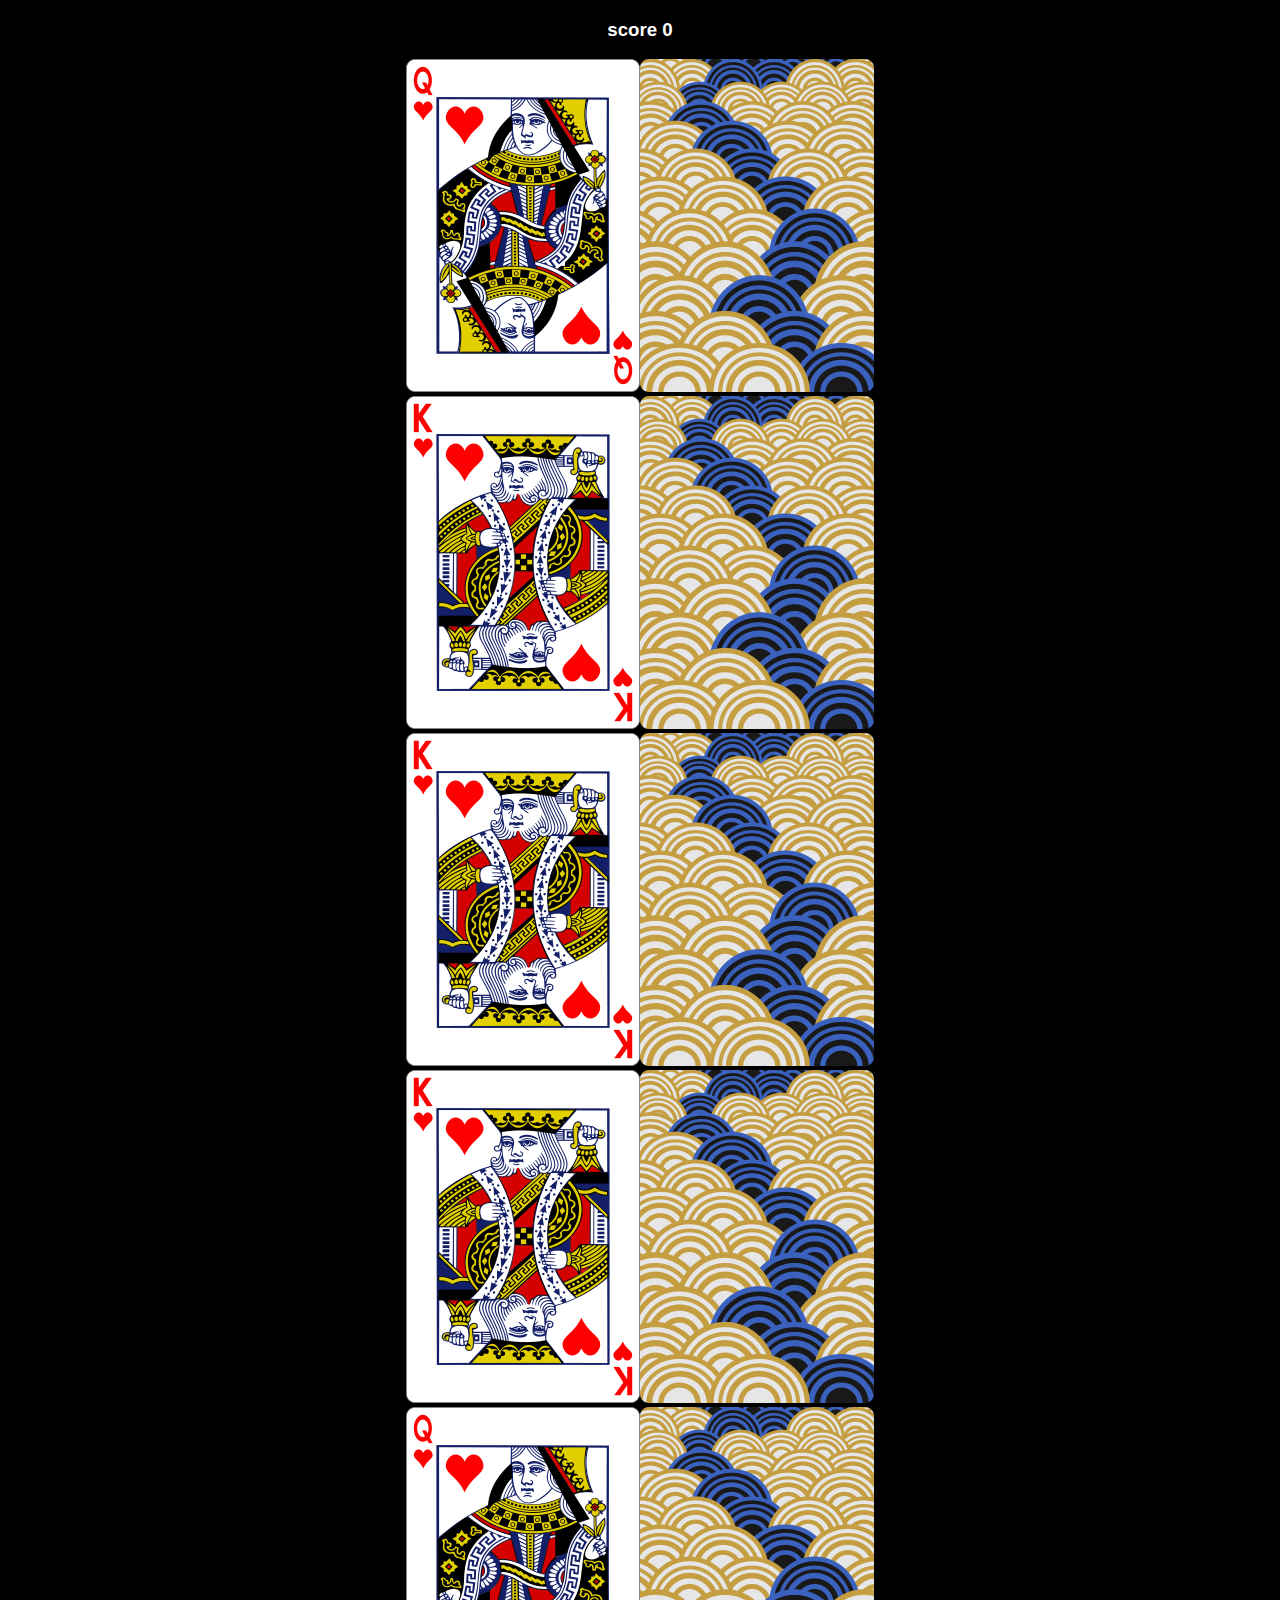
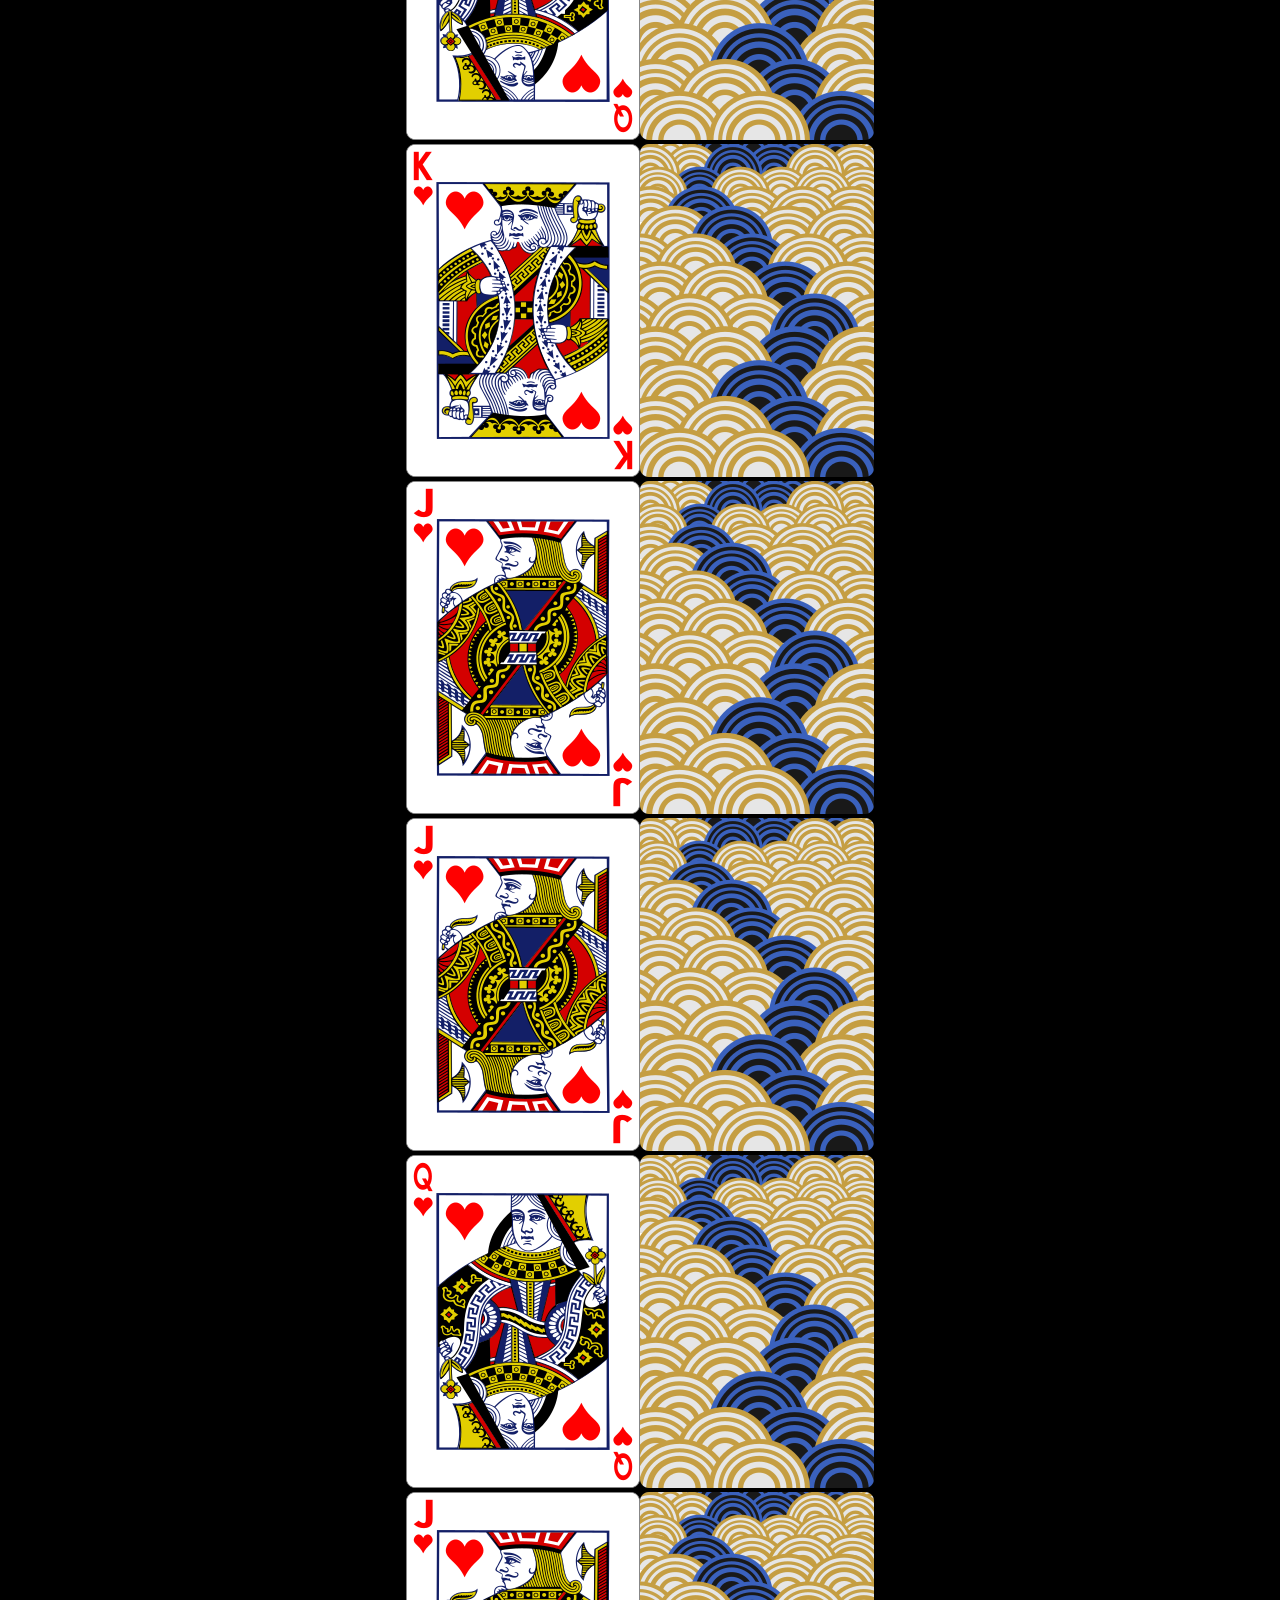
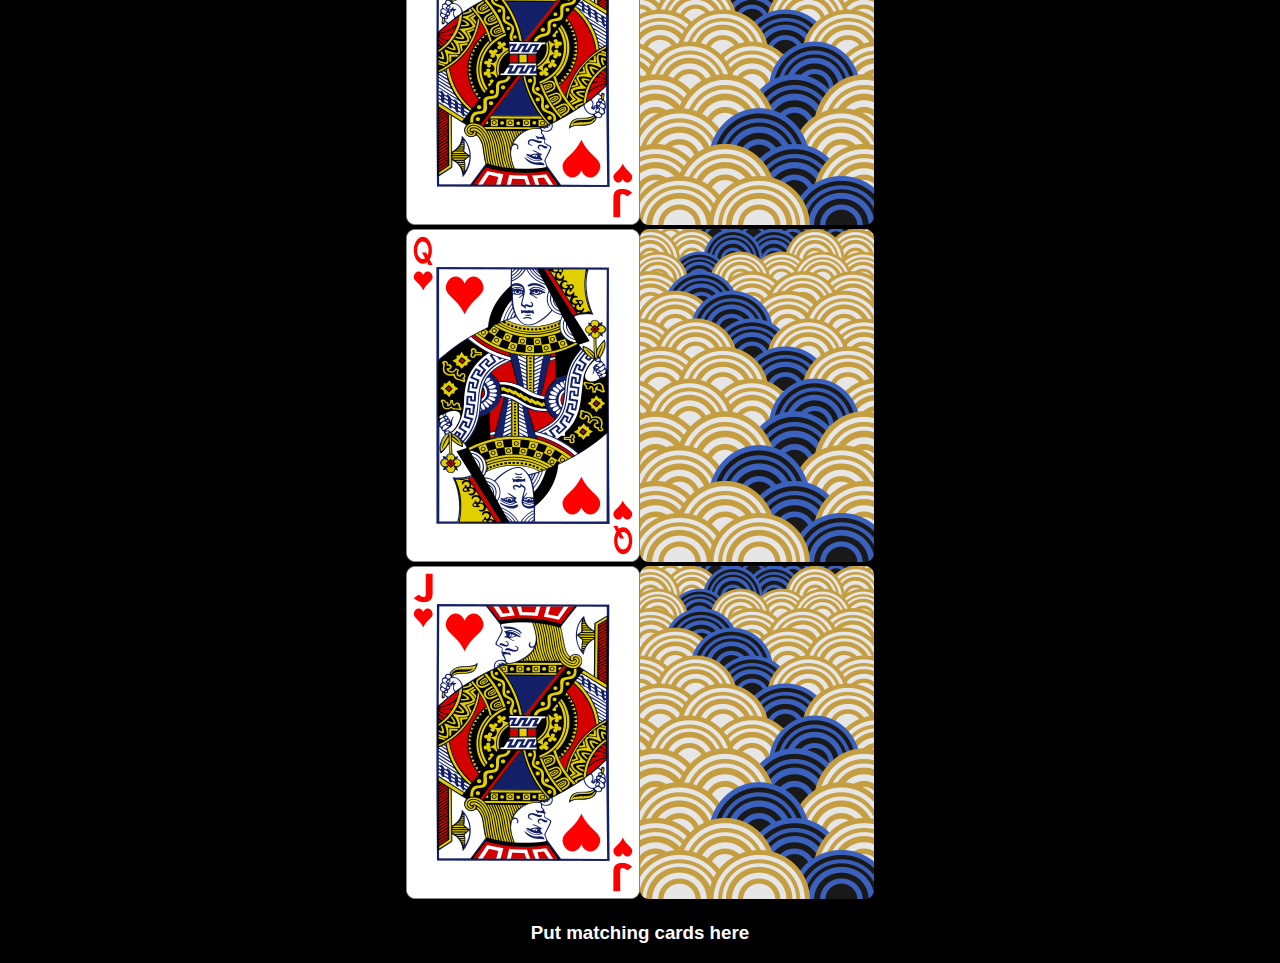
<file: The A3 card game/index.html>
<!DOCTYPE html>
<html lang="en">
  <head>
    <meta charset="UTF-8" />
    <meta name="viewport" content="width=device-width, initial-scale=1.0"/>
    <title>The card game</title>
  <link rel="stylesheet" href="cards.css">
  </head>
  <body>
<h3>score <span id="result"></span></h3>
<div class="cards"></div>

<!-- this drop page is to make a zone for the awaken cards to be put in-->
<div class="drop-zone"></div>
  <h3>Put matching cards here</h3>

<script src="cards.js"></script>
  <script src="main.js"></script>
  </body>
</html>
</file>
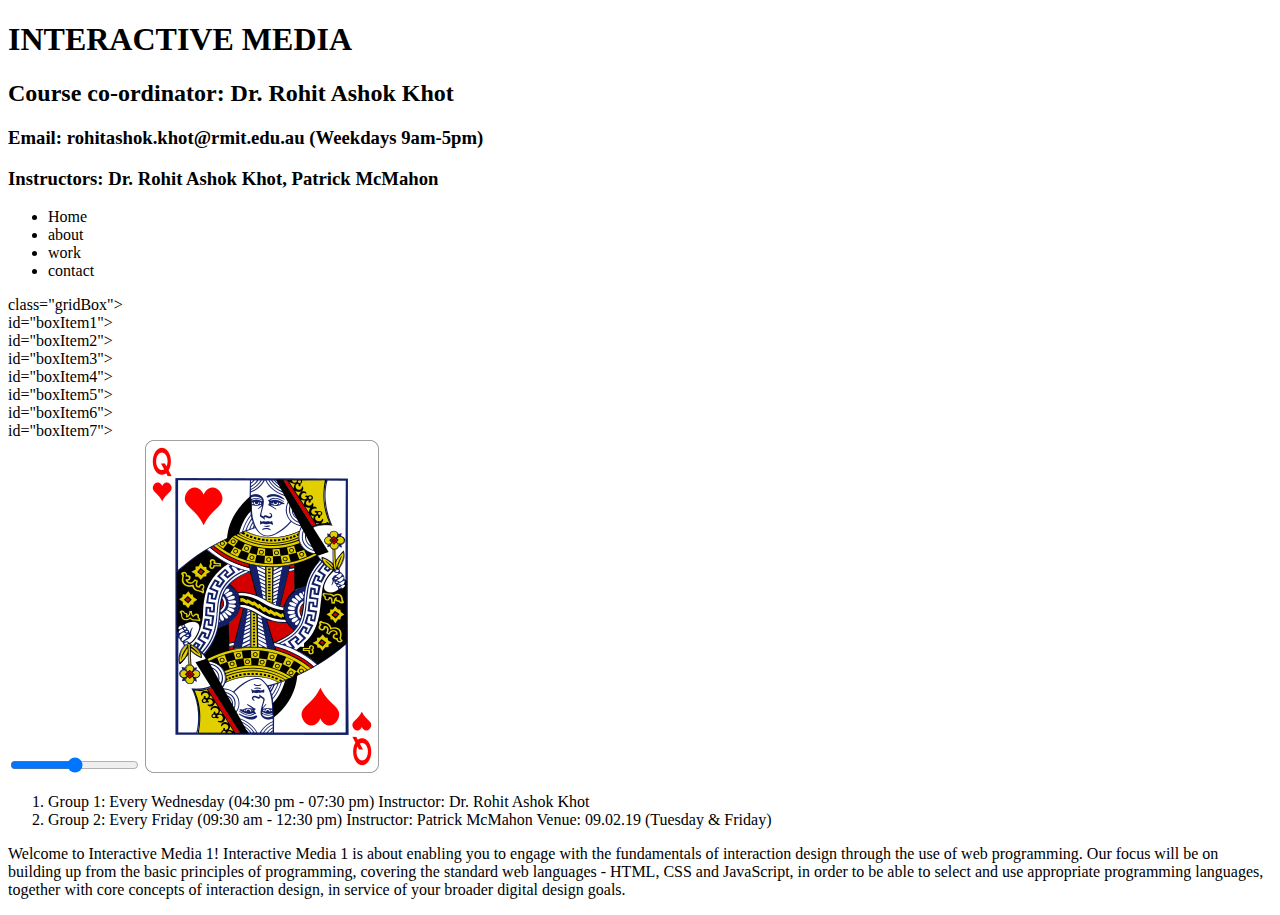
<file: week2/index.html>
<!DOCTYPE html>
<html lang="en">
  <head>
    <meta charset="UTF-8" />
    <meta name="viewport" content="width=device-width, initial-scale=1.0" />
    <title>HTML Practice</title>
    <link rel="apple-touch-icon" sizes="180x180" href="./assets/apple-touch-icon.png">
<link rel="icon" type="image/png" sizes="32x32" href="./assets/favicon-32x32.png">
<link rel="icon" type="image/png" sizes="16x16" href="./assets/favicon-16x16.png">
<link rel="manifest" href="/site.webmanifest">
<link rel="reset" href="reset.css">
<link rel="stylesheet" href="style.css">
  </head>
  <body>
    </body>
    <header>
    <h1>Interactive Media </h1>
    <h2>Course co-ordinator: Dr. Rohit Ashok Khot </h2>
    <h3>Email: rohitashok.khot@rmit.edu.au (Weekdays 9am-5pm)</h3> 
    <h3>Instructors: Dr. Rohit Ashok
    Khot, Patrick McMahon</h3> 
</header>
<nav>
  <ul class="navLinkBox">
  <li>Home</li>
  <li>about</li>
  <li>work</li>
  <li>contact</li>
</ul>
</nav>
<section>
  <div> class="gridBox"></div>
  <div> id="boxItem1"></div>
  <div> id="boxItem2"></div>
  <div> id="boxItem3"></div>
  <div> id="boxItem4"></div>
  <div> id="boxItem5"></div>
  <div> id="boxItem6"></div>
  <div> id="boxItem7"></div>

</section>
    <input type="range" name="" id="" />
    <img src="queen.png" alt="queen of hearts playing card">
    <ol>
       <li>Group 1: Every Wednesday (04:30 pm - 07:30 pm)
    Instructor: Dr. Rohit Ashok Khot</li> 
    <li>
      Group 2: Every Friday (09:30 am - 12:30 pm)
    Instructor: Patrick McMahon Venue: 09.02.19 (Tuesday & Friday)</li>
    </ol>
    <section>

    </section>
    <p class="blue bold" id="info-para">
Welcome to Interactive Media 1! Interactive Media 1 is about enabling you to engage
    with the fundamentals of interaction design through the use of web
    programming. Our focus will be on building up from the basic principles of
    programming, covering the standard web languages - HTML, CSS and JavaScript,
    in order to be able to select and use appropriate programming languages,
    together with core concepts of interaction design, in service of your
    broader digital design goals.
    </p>
      
  </body>
</html>
</file>
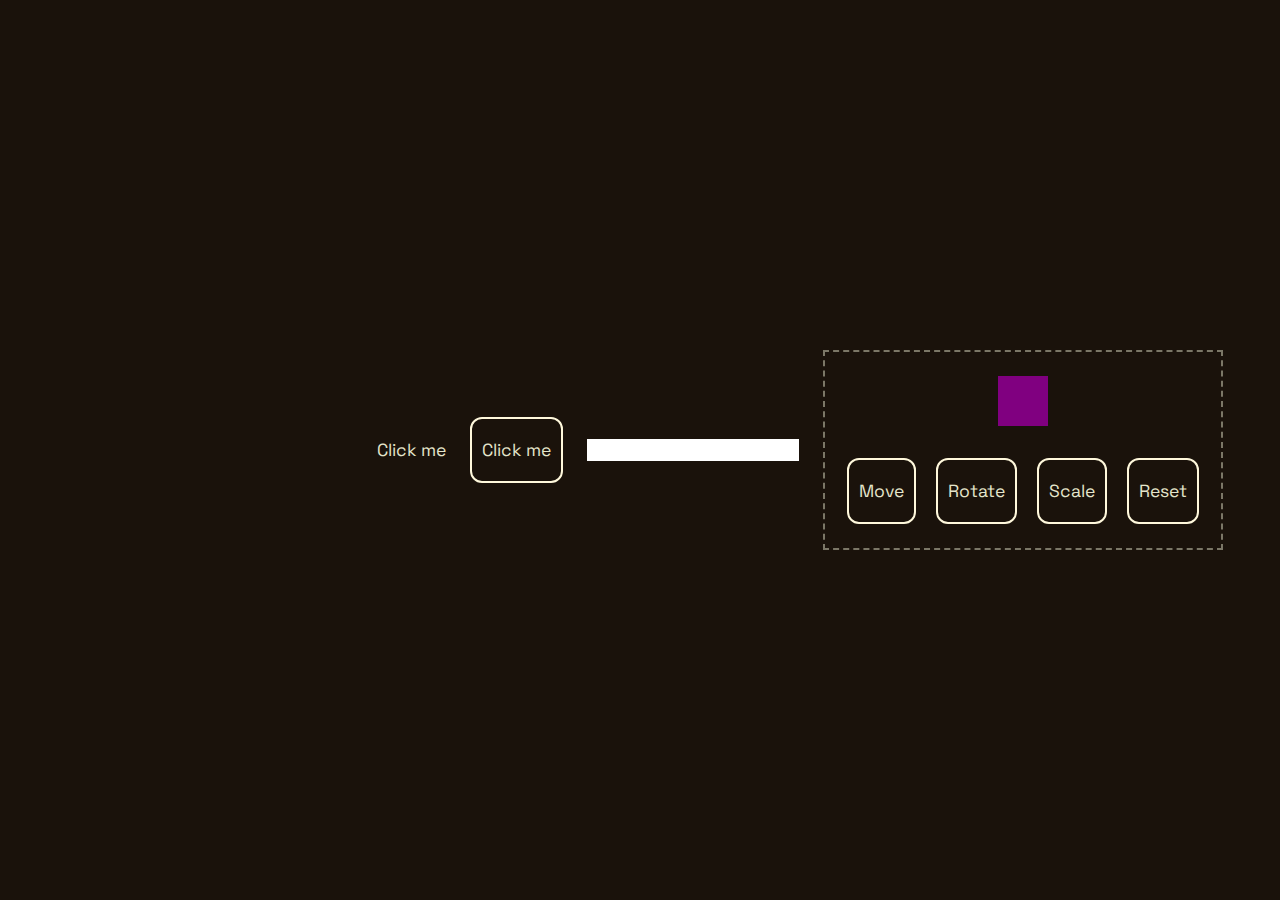
<file: week9/index.html>
<!DOCTYPE html>
<html lang="en">
  <head>
    <meta charset="UTF-8" />
    <meta name="viewport" content="width=device-width, initial-scale=1.0" />
    <title>CSS transforms</title>
    <link rel="preconnect" href="https://fonts.googleapis.com" />
    <link rel="preconnect" href="https://fonts.gstatic.com" crossorigin />
    <link
      href="https://fonts.googleapis.com/css2?family=Luckiest+Guy&family=Space+Grotesk&display=swap"
      rel="stylesheet"
    />
    <link rel="stylesheet" href="reset.css" />
    <link rel="stylesheet" href="style.css" />
    <script src="script.js" defer></script>
  </head>
  <body>
    <!-- css transition-->
    <h2>Click me</h2>
    <button>Click me</button>
    <input type="text" name""
    <svg
      width="150px"
      height="150px"
      viewBox="0 0 1024 1024"
      class="icon"
      version="1.1"
      xmlns="http://www.w3.org/2000/svg"
      id="my-duck"
    >
      <path
        d="M913.88 548.4c-66.14 35.43-141.83-7.68-141.83-7.68-112.76-53.91-246.31-55.82-246.31-55.82-34.09-2.34-25.47-17.51-20.69-25.88 0.73-1.27 1.74-2.36 2.59-3.56a187.06 187.06 0 0 0 34.17-108.08c0-103.78-84.13-187.92-187.92-187.92C251 159.47 167.37 242.24 166 344.87c-1 3.81-42.28 9.32-73-5.06-40-18.71-25.08 73.65 42.35 95.45l-2.31-0.1c-28.06-1.52-30.8 7.68-30.8 7.68s-16.14 29.75 83.13 38.37c31.39 2.72 35.71 8.11 42 16.64 11.92 16.14 3.57 39.25-12.15 59-44.53 55.77-71.84 180.68 49.78 270.85 103.12 76.47 377.65 79.95 497.37-15.13 108-85.76 156.72-170.47 185.79-241.14 3.9-9.54 31.84-58.43-34.28-23.03z"
        fill="#DFEDFF"
        id="duck-icon"
      />
      <path
        d="M497.6 892c-45.54 0-90.26-4.72-129.91-13.76-44.48-10.13-81.54-25.54-107.18-44.55-51.15-37.93-81.9-86.48-88.93-140.4-7.75-59.47 14.44-111.93 37.79-141.21 5.94-7.45 24.37-33.06 12-49.83-5.31-7.2-8.24-11.16-36.63-13.62-49.83-4.32-79.54-14.77-88.3-31A20 20 0 0 1 95.31 440c1-2.48 3.9-7 12.58-9.9-25-17-39.75-43.45-43.46-65.14-2.49-14.57 0.26-25.73 7.75-31.43 4.34-3.31 12-6.08 24-0.48 22.57 10.56 52.33 9.36 62.45 7.08A195.41 195.41 0 0 1 353.9 152c107.75 0 195.42 87.66 195.42 195.42a194.18 194.18 0 0 1-35.54 112.4c-0.39 0.55-0.8 1.09-1.22 1.62a14.24 14.24 0 0 0-1 1.35c-1.33 2.32-4.44 7.76-3.45 9.6 0.09 0.16 2.3 4 18 5.07 3.19 0.06 35.67 0.78 81.68 7.77 43.83 6.66 108.47 20.53 167.55 48.77l0.48 0.25c0.72 0.41 73 40.58 134.58 7.58l3.54 6.61-3.54-6.61c26.78-14.35 41.69-17.16 49.86-9.43 10 9.45 1.46 27.71-3.64 38.63-0.64 1.38-1.2 2.56-1.5 3.3C930.2 634.73 883.66 725.8 767 818.44c-29.48 23.42-68.66 41.78-116.44 54.6-43.33 11.62-92.79 18.16-143 18.92q-4.99 0.04-9.96 0.04zM108.93 446.26c-0.19 0.58-0.51 2.28 1 4.7 3.12 5.13 16.77 17.6 76.12 22.75 31.67 2.75 39.06 8.37 47.4 19.66 12.64 17.12 8 42.58-12.32 68.09-21.43 26.87-41.79 75.1-34.65 129.91a171.55 171.55 0 0 0 23.39 66.51c14.09 23.45 34.14 44.91 59.6 63.79 48 35.59 139.14 56.78 237.88 55.29 49-0.74 97.21-7.11 139.36-18.41 45.79-12.28 83.13-29.73 111-51.86C871.59 716.23 917 627.47 941.2 568.58c0.43-1.06 1-2.33 1.78-3.94a113.36 113.36 0 0 0 5.47-13.25c1.59-5 1.45-7.32 1.31-8.1-1.55-0.37-8.86-0.86-32.33 11.71-28.67 15.36-63.59 18.86-101 10.14a197.41 197.41 0 0 1-47.86-17.77c-109.85-52.44-241.64-55-243-55h-0.4c-16.57-1.14-26.21-5.26-30.34-13-4.9-9.16 0.67-18.89 3.66-24.12a25.75 25.75 0 0 1 2.2-3.16c0.26-0.33 0.52-0.66 0.76-1a179.26 179.26 0 0 0 32.8-103.76C534.32 247.9 453.38 167 353.9 167a180.41 180.41 0 0 0-180.38 178 7.5 7.5 0 0 1-0.25 1.83 9.3 9.3 0 0 1-5.5 6c-9.4 4.38-48.35 7.63-77.94-6.22-3.92-1.83-7.12-2.27-8.56-1.18-2.11 1.61-3.65 7.6-2.05 17 3.4 19.92 21.78 53.87 58.44 65.72a7.5 7.5 0 0 1-2.66 14.59l-2.31-0.1c-17.46-0.94-22.63 2.51-23.63 3.37z m-0.09 0.14z"
        fill="#66A9F7"
      />
      <path
        d="M393.54 600.36a2.5 2.5 0 0 1-0.35-5c0.05 0 5.5-0.79 14.94-1.9a2.5 2.5 0 0 1 0.58 5c-9.37 1.1-14.76 1.87-14.82 1.88zM550.28 786.86c-3.57 0-7.16-0.05-10.67-0.16a2.5 2.5 0 1 1 0.15-5c9.75 0.29 19.84 0.17 29.92-0.36a2.5 2.5 0 0 1 0.26 5c-6.58 0.35-13.2 0.52-19.66 0.52z m-40.63-2.39h-0.3a301.55 301.55 0 0 1-29.93-5.15 2.5 2.5 0 0 1 1.1-4.88 296.47 296.47 0 0 0 29.43 5.06 2.5 2.5 0 0 1-0.3 5z m90.17-0.83a2.5 2.5 0 0 1-0.31-5 420.3 420.3 0 0 0 29.56-4.86 2.5 2.5 0 0 1 1 4.9c-9.89 2-20 3.65-29.92 4.92z m59.05-11.93a2.5 2.5 0 0 1-0.68-4.91c9.47-2.67 14.94-4.66 15-4.68s5.09-2 13.08-5.51a2.5 2.5 0 0 1 2 4.58c-8.1 3.56-13.28 5.59-13.33 5.61-0.28 0.1-5.73 2.09-15.4 4.82a2.49 2.49 0 0 1-0.67 0.09zM451 771.14a2.5 2.5 0 0 1-0.82-0.14 252.81 252.81 0 0 1-28.09-11.65 2.5 2.5 0 1 1 2.19-4.49 247.67 247.67 0 0 0 27.53 11.42 2.5 2.5 0 0 1-0.82 4.86z m263.58-22.69a2.5 2.5 0 0 1-1.14-4.73c9.37-4.78 18.21-9.68 26.25-14.54a2.5 2.5 0 0 1 2.59 4.28c-8.15 4.92-17.09 9.87-26.56 14.71a2.49 2.49 0 0 1-1.14 0.28zM397 744.72a2.49 2.49 0 0 1-1.37-0.41 239.3 239.3 0 0 1-24.3-18.31 2.5 2.5 0 0 1 3.25-3.8 234.35 234.35 0 0 0 23.8 17.91 2.5 2.5 0 0 1-1.37 4.59z m369-27.78a2.5 2.5 0 0 1-1.52-4.48 135.63 135.63 0 0 0 21.63-20.14 2.5 2.5 0 0 1 3.84 3.2 140.53 140.53 0 0 1-22.43 20.91 2.49 2.49 0 0 1-1.52 0.51z m34.69-47.28h-0.2a2.5 2.5 0 0 1-2.29-2.69c0.06-0.75 0.09-1.5 0.09-2.24 0-7.94-3.54-15.6-10.52-22.75a2.5 2.5 0 1 1 3.58-3.49c7.92 8.12 11.94 16.95 11.94 26.24 0 0.87 0 1.76-0.11 2.64a2.5 2.5 0 0 1-2.51 2.28z m-35.75-44.08a2.49 2.49 0 0 1-1.14-0.28l-1.44-0.73a224.37 224.37 0 0 0-26-10.88A2.5 2.5 0 0 1 738 609a229.39 229.39 0 0 1 26.55 11.13l1.49 0.75a2.5 2.5 0 0 1-1.14 4.73z m-56.63-20.28a2.5 2.5 0 0 1-0.6-0.07c-9.21-2.27-19.07-4.32-29.33-6.1a2.5 2.5 0 0 1 0.85-4.93c10.37 1.79 20.35 3.87 29.67 6.17a2.5 2.5 0 0 1-0.6 4.93z m-269.93-10a2.5 2.5 0 0 1-0.23-5c9.94-0.92 20.07-1.74 30.09-2.44a2.5 2.5 0 0 1 0.35 5c-10 0.7-20.07 1.51-30 2.43z m210.6-0.46h-0.29c-9.56-1.12-19.62-2.06-29.9-2.81a2.5 2.5 0 0 1 0.36-5c10.35 0.75 20.49 1.71 30.12 2.83a2.5 2.5 0 0 1-0.29 5z m-150.48-3.69a2.5 2.5 0 0 1-0.12-5c10.16-0.48 20.31-0.83 30.18-1a2.5 2.5 0 1 1 0.11 5c-9.83 0.22-19.94 0.57-30.05 1z m90.38-0.71h-0.09c-9.73-0.35-19.84-0.55-30-0.6a2.5 2.5 0 0 1 0-5c10.26 0.05 20.42 0.26 30.2 0.61a2.5 2.5 0 0 1-0.09 5zM351.56 705.86a2.49 2.49 0 0 1-1.85-0.81c-3.37-3.69-6.69-7.55-9.88-11.48a2.5 2.5 0 1 1 3.88-3.15c3.13 3.86 6.39 7.65 9.69 11.26a2.5 2.5 0 0 1-1.85 4.19z"
        fill="#66A9F7"
      />
    </svg>

    <section>
      <!-- css transformation-->
    </section>

    <div class="outer">
      <div class="ball"></div>
      <div class="controls">
        <button id="move-button">Move</button>
        <button id="rotate-button">Rotate</button>
        <button id="scale-button">Scale</button>
        <button id="reset-button">Reset</button>
      </div>
    </div>
  </body>
</html>
</file>
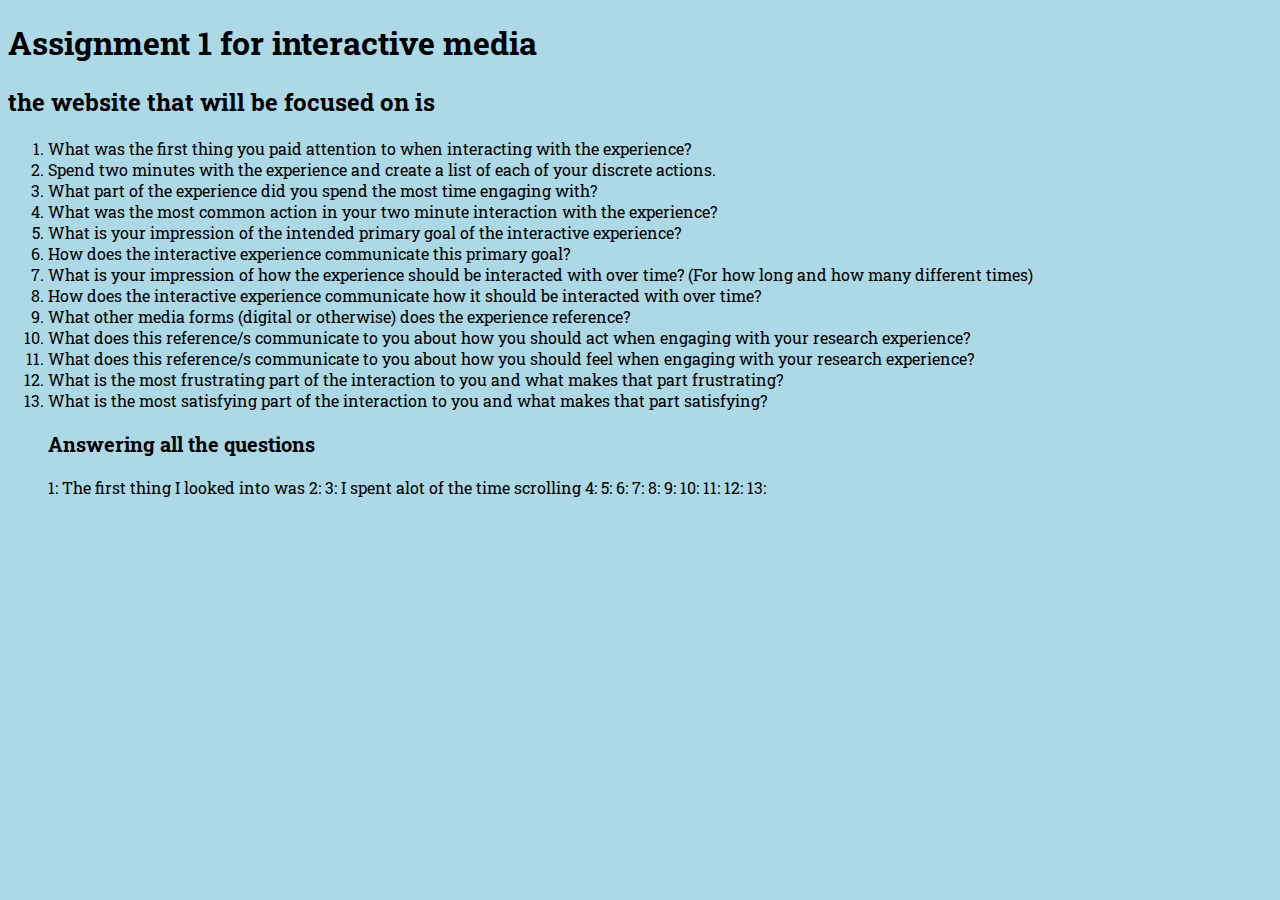
<file: week2/a1/index.html>
<!DOCTYPE html>
<html>
  <head>
    <meta charset="UTF-8" />
    <title>Assignment 1</title>
    <link rel="reset" href="reset.css">
<link rel="stylesheet" href="style2.css">
  </head>
  <h1>Assignment 1 for interactive media</h1>
  <h2>the website that will be focused on is</h2>
  <body>
    <ol>
      <li>
        What was the first thing you paid attention to when interacting with the
        experience? 
      </li>
      <li>
        Spend two minutes with the experience and create a list of each of your
        discrete actions.
      </li>
      <li>
        What part of the experience did you spend the most time engaging with?
      </li>
      <li>
        What was the most common action in your two minute interaction with the
        experience?
      </li>
      <li>
        What is your impression of the intended primary goal of the interactive
        experience?
      </li>
      <li>
        How does the interactive experience communicate this primary goal?
      </li>
      <li>
        What is your impression of how the experience should be interacted with over time? (For how long and how many different times)
      </li>
      <li>
        How does the interactive experience communicate how it should be
        interacted with over time?
      </li>
      <li>
        What other media forms (digital or otherwise) does the experience
        reference?
      </li>
      <li>
        What does this reference/s communicate to you about how you should act
        when engaging with your research experience?
      </li>
       <li>
        What does this reference/s communicate to you about how you should feel when engaging with your research experience?
      </li>
      <li>
        What is the most frustrating part of the interaction to you and what
        makes that part frustrating?
      </li>
      <li>
        What is the most satisfying part of the interaction to you and what
        makes that part satisfying?
      </li>

    <p>
        <h3>Answering all the questions</h3>
        1: The first thing I looked into was
        2:
        3: I spent alot of the time scrolling
        4:
        5:
        6:
        7:
        8:
        9:
        10:
        11:
        12:
        13:


        

    </p>
  </body>
</html>
</file>
<file: The A3 card game/cards.css>
body {
    min-height: 100vh;
    min-width: 100vh;
    font-family: Arial, Helvetica, sans-serif;
    text-align: center;
    background-color: black;
    color: white;
}

h1 {
 text-align: center;
 font-weight: 700;
 font-size: 50px;
}

p {
    text-align: center;
 font-size: 30px;
 font-weight: bold;
}

.actions {
    display: flex;
    justify-content: center;
}

.action button {
    padding: 8px 16px;
    font-size: 30px;
    border-radius: 10px;
    background-color: green;
    color: white;
}

.grid-container {
    display:grid;
    justify-content: center;
    grid-gap: 16px;
    grid-template-columns: repeat(6, 140px);
    grid-template-rows: repeat(2, calc(140px / 2 * 3));
}
</file>
<file: week2/style.css>
h1 {
  text-transform: uppercase;
}
</file>
<file: week9/style.css>
body {
  background-color: #1a120b;
  display: flex;
  text-align: center;
  margin: auto;
  max-width: 1000px;
  justify-content: center;
  align-items: center;
  font-family: "Space Grotesk", sans-serif;
  font-optical-sizing: auto;
  font-weight: 400;
  font-style: normal;
  color: #e5e5cb;
  /* color: #3c2a21; */
  font-size: 1.1rem;
  gap: 1.5rem;
}

.outer {
  border: 2px dashed #e5e5cb7a;
  width: 400px;
  min-height: 200px;
  padding: 10px;
  display: flex;
  flex-direction: column;
  justify-content: center;
  align-items: center;
  gap: 2rem;
  opacity: 1;
  /* background-color: cornsilk; */
  transition: opacity 0.5s ease, transform 0.5s ease, background-color 0.5s ease;
}

input[type="text"] {
  border: 2px;
  transition: background-color 0.2s ease;
}

input[type="text"]:focus {
  background-color: purple;
}

#duck-icon {
  width: 5rem;
  /*fill the svg */
}

button {
  padding: 20px 10px;
  border-radius: 12px;
  cursor: pointer;
  color: #e5e5cb;
  background-color: transparent;
  border: 2px solid cornsilk;
}

button:hover {
  /* background-color: coral; */
  /* transition: background-color 0.5s ease;  */
  border-color: coral;

  transition: border-color 0.5s ease;
}

.ball {
  min-width: 50px;
  min-height: 50px;
  /* border-radius: 50%; */
  background-color: purple;
  transition: transform 0.7s ease-out;
  /* transition: transform 0.5s cubic-bezier(0.25, 0.1, 0.25, 1); */
  /* transition: translate 0.8s ease-out rotate 0.8s ease scale 0.8s ease; */
}

.controls {
  display: flex;
  justify-content: space-between;
  gap: 20px;
}

.moveright {
  translate: 50px 0px;
}
</file>
<file: week2/a1/style2.css>
@import url("https://fonts.googleapis.com/css2?family=Roboto+Slab:wght@100..900&display=swap");
body {
  font-family: "Roboto Slab", serif;
  background-color: lightblue;
}

h1 {
  font-size: 2rem;
  text-align: left;
}
h2 {
  font-size: 1.5rem;
  color: black;
}
h3 {
  font-size: 1.25rem;
}
#info-ul {
  padding: 1rem;
  margin: 0 auto;
  border: 1rem solid red;
  text-align: left;
}
</file>
